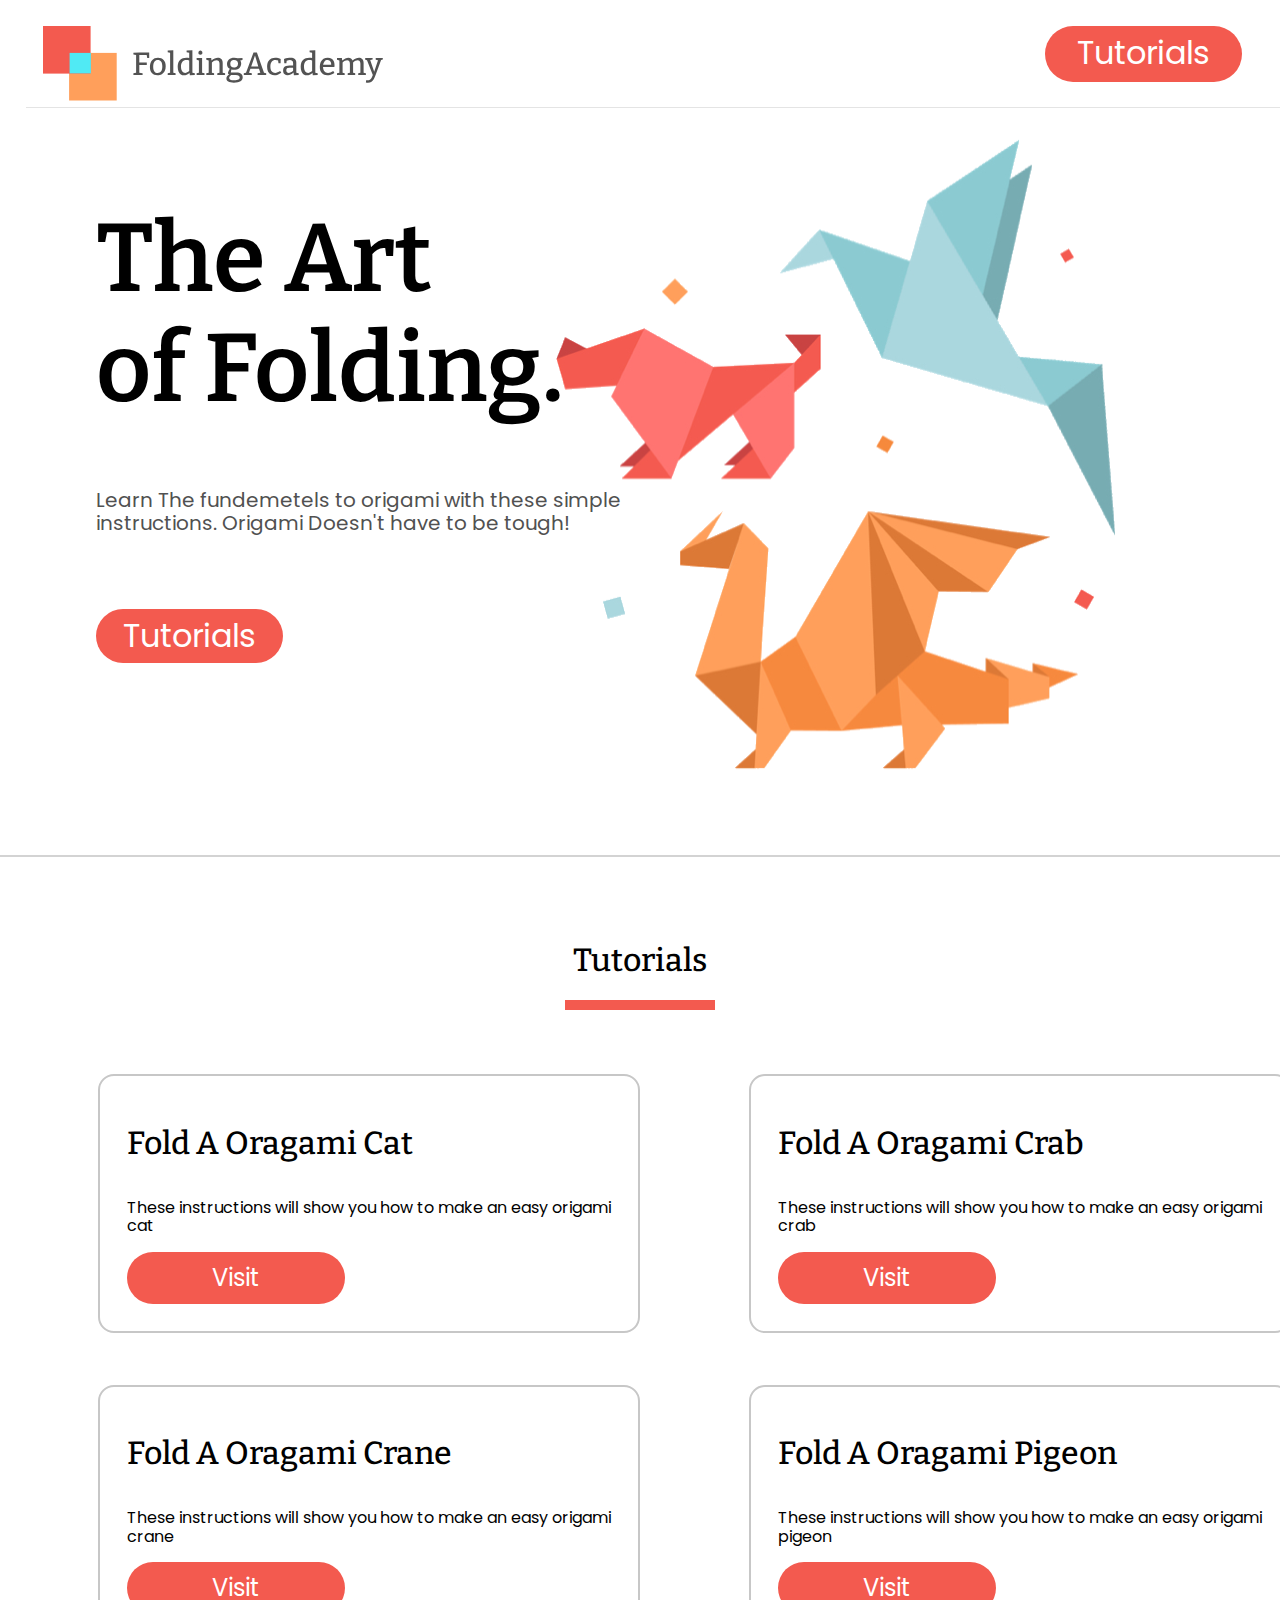
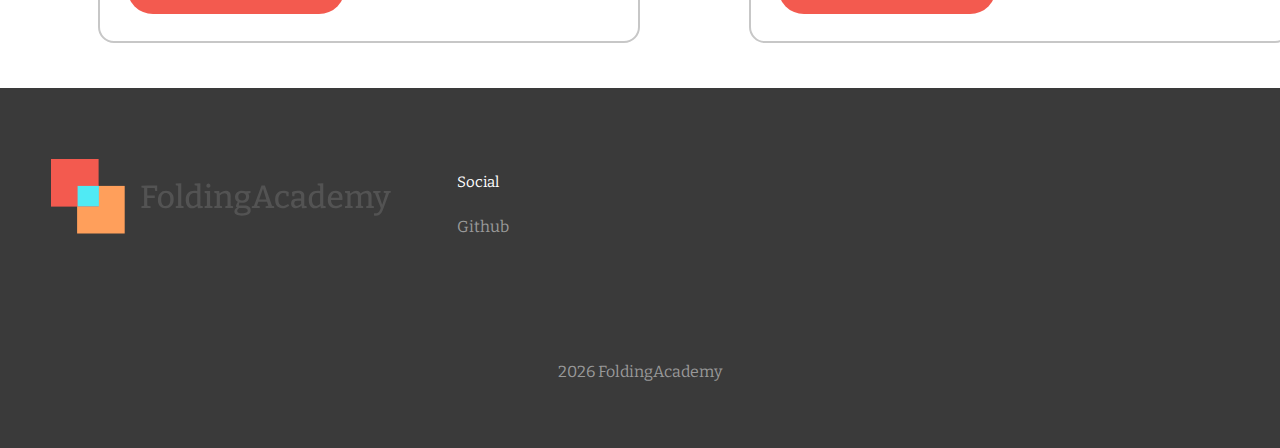
<file: index.html>
<!DOCTYPE html>
<html class="no-js" lang="en">
  <head>
    <meta charset="utf-8" />
    <title>FoldingAcademy</title>
    <meta name="description" content="" />
    <meta name="viewport" content="width=device-width, initial-scale=1" />
    <link rel="apple-touch-icon" href="public/icon.png" />
    <link rel="preconnect" href="https://fonts.googleapis.com" />
    <link rel="preconnect" href="https://fonts.gstatic.com" crossorigin />
    <link
      href="https://fonts.googleapis.com/css2?family=Bitter:wght@400;500;600;700&family=Poppins:wght@500&display=swap"
      rel="stylesheet"
    />
    <link rel="shortcut icon" href="public/icon.png" type="image/x-icon">
    <link rel="stylesheet" href="src/css/normalize.css" />
    <link rel="stylesheet" href="src/css/main.css" />
  </head>

  <body class="boxsizing svgasimg setclasses cssremunit">
    <nav>
      <img src="public/logo.svg" alt="logo" class="logo" />
      <a class="cta" href="index.html#tutorials">Tutorials</a>
    </nav>
    <section id="hero" class="hero">
      <div class="hero-content">
        <h1 class="heading">
          The Art <br />
          of Folding&period;
        </h1>
        <p class="text">
          Learn The fundemetels to origami with these simple instructions.
          Origami Doesn&apos;t have to be tough!
        </p>
        <a href="#" class="cta">Tutorials</a>
      </div>
      <div class="hero-img">
        <img src="public/hero.svg" alt="origami projects" />
      </div>
    </section>
    <section class="tutorials" id="tutorials">
      <div class="divider"></div>
      <h1 class="sub-heading">Tutorials</h1>
      <div class="text-underline" style="width: 150px;"></div>
      <div class="cards">
        <div class="card">
          <h1 class="sub-heading">Fold A Oragami Cat</h1>
          <p class="text">
            These instructions will show you how to make an easy origami cat
          </p>
          <a href="https://origami.me/siamese-cat/" class="cta">Visit</a>
        </div>
        <div class="card">
          <h1 class="sub-heading">Fold A Oragami Crab</h1>
          <p class="text">
            These instructions will show you how to make an easy origami crab
          </p>
          <a href="https://origami.me/crab/" class="cta">Visit</a>
        </div>
        <div class="card">
          <h1 class="sub-heading">Fold A Oragami Crane</h1>
          <p class="text">
            These instructions will show you how to make an easy origami crane
          </p>
          <a href="https://origami.me/crane/" class="cta">Visit</a>
        </div>
        <div class="card">
          <h1 class="sub-heading">Fold A Oragami Pigeon</h1>
          <p class="text">
            These instructions will show you how to make an easy origami pigeon
          </p>
          <a href="https://origami.me/pigeon/" class="cta">Visit</a>
        </div>
      </div>
    </section>

    <footer class="footer">
      <div class="footer-left">
        <h1>
          <img src="public/logo.svg" alt="" />
        </h1>
      </div>
      <ul class="footer-right">
        <li>
          <h2>Social</h2>
          <ul class="box">
            <li><a href="https://github.com/TalkativeDiv/FoldingAcademy">Github</a></li>
          </ul>
        </li>
        </li>
      </ul>
      <div class="footer-bottom">
        <p><span class="year"></span> FoldingAcademy</p>
      </div>
    </footer>
    <script>
      document.querySelector(".year").innerHTML = new Date().getFullYear();
    </script>
    <script src="src/vendor/modernizr-3.11.2.min.js"></script>
  </body>
</html>
</file>
<file: src/css/main.css>
/* ? ==================================================================
   ?                     Global Components
   ? ================================================================== */

* {
  box-sizing: border-box;
}

.heading,
.sub-heading {
  font-family: "Bitter", serif;
}

.heading {
  font-weight: 600;
  font-size: 6rem;
}

.sub-heading {
  font-weight: 500;
  font-size: 4rem;
}

.text {
  font-family: "Poppins", sans-serif;
}

.cta {
  font-family: "Poppins", sans-serif;
  color: white;
  padding: 0.75% 2.5%;
  border-radius: 100rem;
  background: #f35a4f;
  margin-right: 5%;
  font-size: 2rem;
}
.cta:hover {
  background: #aa3f38;
}

.divider {
  width: 150%;
  height: 0px;
  margin-top: 5%;
  margin-bottom: 5%;
  border: 1px solid #d3d3d3;
}

.text-underline {
  height: 10px;
  background: #f35a4f;
}

.flex-center-all {
  display: flex;
  justify-content: center;
  align-items: center;
}
.flex {
  display: flex;
}
.flex-col {
  flex-direction: column;
}
.flex-row {
  flex-direction: row;
}
.text-center {
  text-align: center;
}

.step-img {
  width: 25%;
}

/* ? ==================================================================
   ?                    Navigation Components
   ? ================================================================== */
nav {
  border-bottom: 1px solid #e4e4e4;
  margin: 2%;
  width: 100%;
  height: 25%;
}

nav .logo {
  margin-left: 1rem;
}
nav .cta {
  float: right;
}
/* ? ==================================================================
   ?                        Hero Section
   ? ================================================================== */
.hero {
  margin: 7.5%;
  position: relative;
}

.hero .text {
  width: 574px;
  font-size: 1.25rem;
  color: #515151;
}

.hero-content .cta {
  display: inline-block;
  margin-top: 5%;
}
.hero-img {
  position: absolute;
  top: -20%;
  right: 0px;
}

/* ? ==================================================================
   ?                      Tutorials Section
   ? ================================================================== */
.tutorials {
  margin-top: 10%;
  display: flex;
  justify-content: center;
  align-items: center;
  flex-direction: column;
}
.tutorials h1 {
  font-size: 32px;
}
.cards {
  margin-top: 5%;
  display: grid;
  grid-template-columns: 50% 50%;
  grid-row: auto auto;
  grid-column-gap: 10%;
  grid-row-gap: 10%;
}
.card {
  border: 2px solid #c7c7c7;
  display: flex;
  justify-content: center;
  flex-direction: column;
  padding: 5%;
  text-align: left;
  border-radius: 1rem;
}

.tutorials .cta {
  width: 45%;
  height: 3.25rem;
  display: flex;
  justify-content: center;
  align-items: center;
  font-size: 1.5rem;
}

/* ? ==================================================================
   ?                      Footer Section
   ? ==================================================================
   */

.footer {
  font-family: "Bitter", serif;
  margin-top: 6rem;
  display: flex;
  flex-flow: row wrap;
  padding: 50px;
  color: #fff;
  background-color: #3a3a3a;
}

.footer > * {
  flex: 1 100%;
}

.footer-left {
  margin-right: 1.25em;
  margin-bottom: 2em;
}

h2 {
  font-weight: 400;
  font-size: 15px;
}

.footer ul {
  list-style: none;
  padding-left: 0;
}

.footer li {
  line-height: 2em;
}

.footer a {
  text-decoration: none;
}

.footer-right {
  display: flex;
  flex-flow: row wrap;
}

.footer-right > * {
  flex: 1 50%;
  margin-right: 1.25em;
}

.box a {
  color: #999;
}

.footer-bottom {
  text-align: center;
  color: #999;
  padding-top: 50px;
}

.footer-left p {
  padding-right: 20%;
  color: #999;
}

@media screen and (min-width: 600px) {
  .footer-right > * {
    flex: 1;
  }

  .footer-left {
    flex: 1 0px;
  }

  .footer-right {
    flex: 2 0px;
  }
}
</file>
